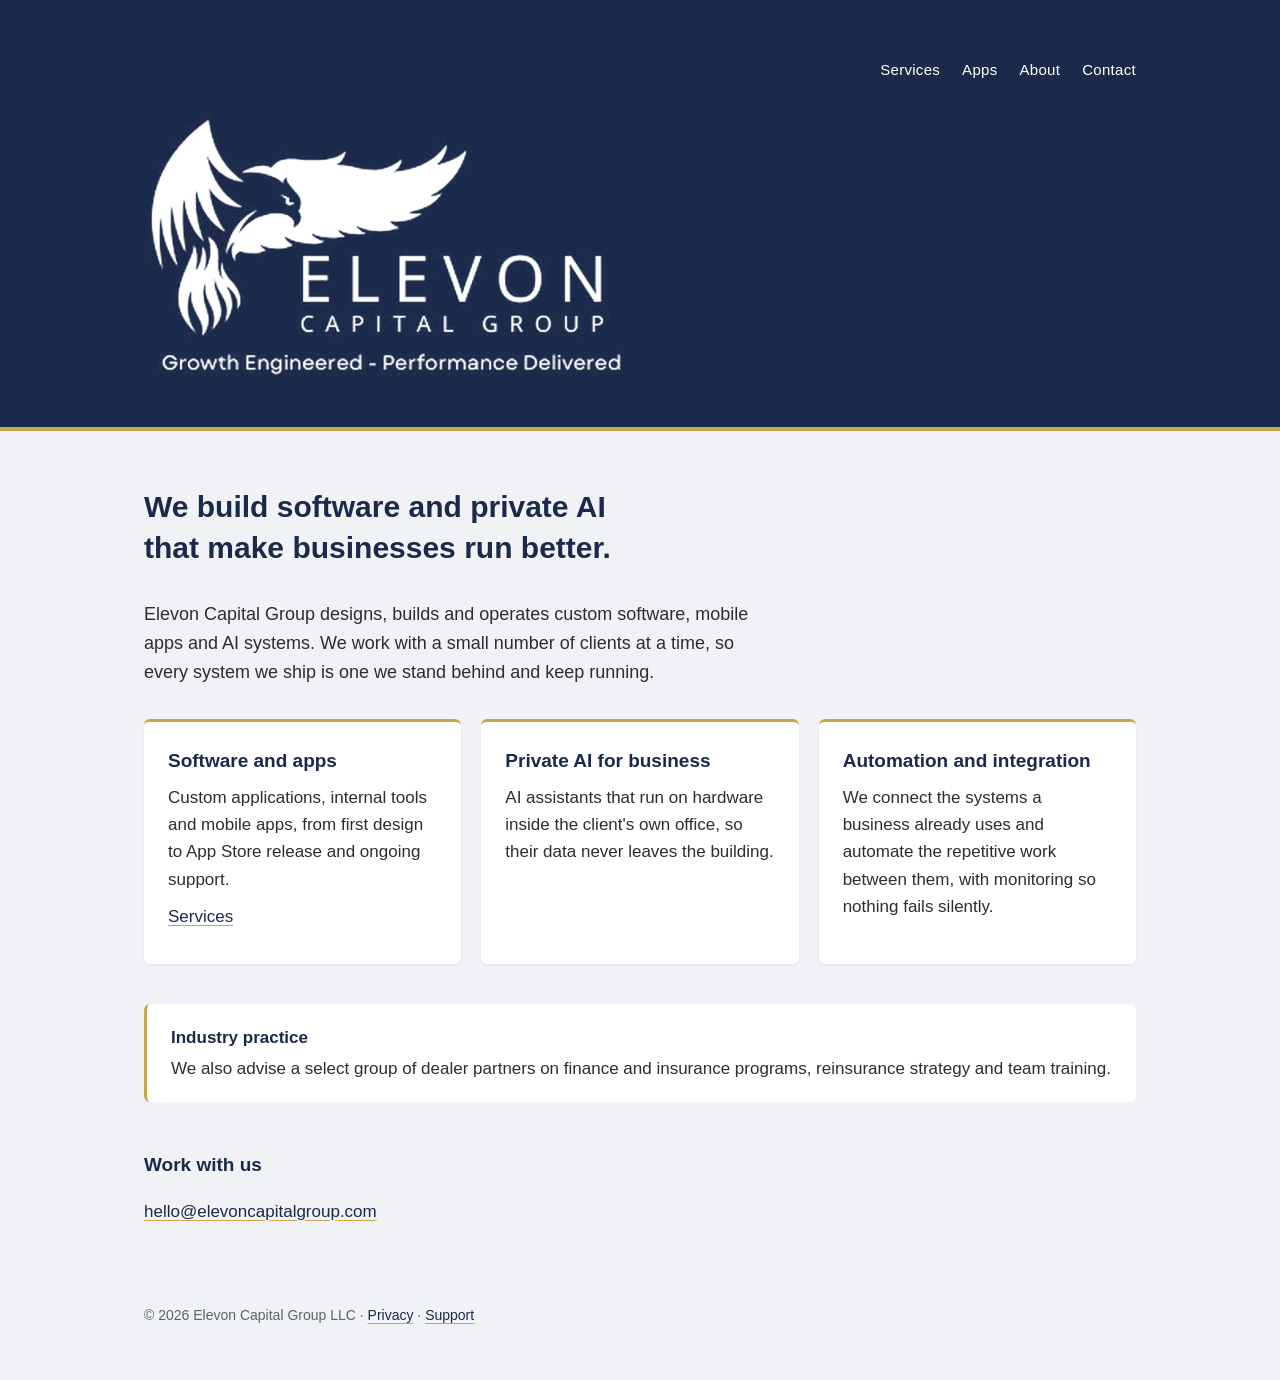
<file: index.html>
<!doctype html>
<html lang="en">
<head>
<meta charset="utf-8">
<meta name="viewport" content="width=device-width, initial-scale=1">
<title>Elevon Capital Group</title>
<meta name="description" content="Elevon Capital Group designs, builds and operates custom software, mobile apps and private AI systems for businesses.">
<link rel="icon" type="image/png" sizes="32x32" href="/assets/icon-32.png">
<link rel="apple-touch-icon" href="/assets/icon-180.png">
<link rel="stylesheet" href="/assets/site.css">
</head>
<body>
<header class="hero"><div class="wrap topbar"><span></span><nav aria-label="Main"><a href="/services">Services</a><a href="/apps">Apps</a><a href="/about">About</a><a href="/contact">Contact</a></nav></div><div class="wrap"><h1 class="logo"><img src="/assets/ecg-logo-white.png" width="600" height="335" alt="Elevon Capital Group. Growth Engineered. Performance Delivered."></h1></div></header>
<main class="wrap">
  <p class="lead">We build software and private AI that make businesses run better.</p>
  <p class="intro">Elevon Capital Group designs, builds and operates custom software, mobile apps and AI systems. We work with a small number of clients at a time, so every system we ship is one we stand behind and keep running.</p>
  <section class="grid" aria-label="What we do">
    <article class="card">
      <h2>Software and apps</h2>
      <p>Custom applications, internal tools and mobile apps, from first design to App Store release and ongoing support.</p>
      <p><a href="/services">Services</a></p>
    </article>
    <article class="card">
      <h2>Private AI for business</h2>
      <p>AI assistants that run on hardware inside the client's own office, so their data never leaves the building.</p>
    </article>
    <article class="card">
      <h2>Automation and integration</h2>
      <p>We connect the systems a business already uses and automate the repetitive work between them, with monitoring so nothing fails silently.</p>
    </article>
  </section>
  <section class="note" aria-label="Industry practice">
    <h2>Industry practice</h2>
    <p>We also advise a select group of dealer partners on finance and insurance programs, reinsurance strategy and team training.</p>
  </section>
  <section class="contact" aria-label="Contact">
    <h2>Work with us</h2>
    <p><a href="mailto:hello@elevoncapitalgroup.com">hello@elevoncapitalgroup.com</a></p>
  </section>
</main>
<footer class="wrap foot">
  <p>&copy; 2026 Elevon Capital Group LLC &middot; <a href="/privacy">Privacy</a> &middot; <a href="/apps#support">Support</a></p>
</footer>
</body>
</html>
</file>
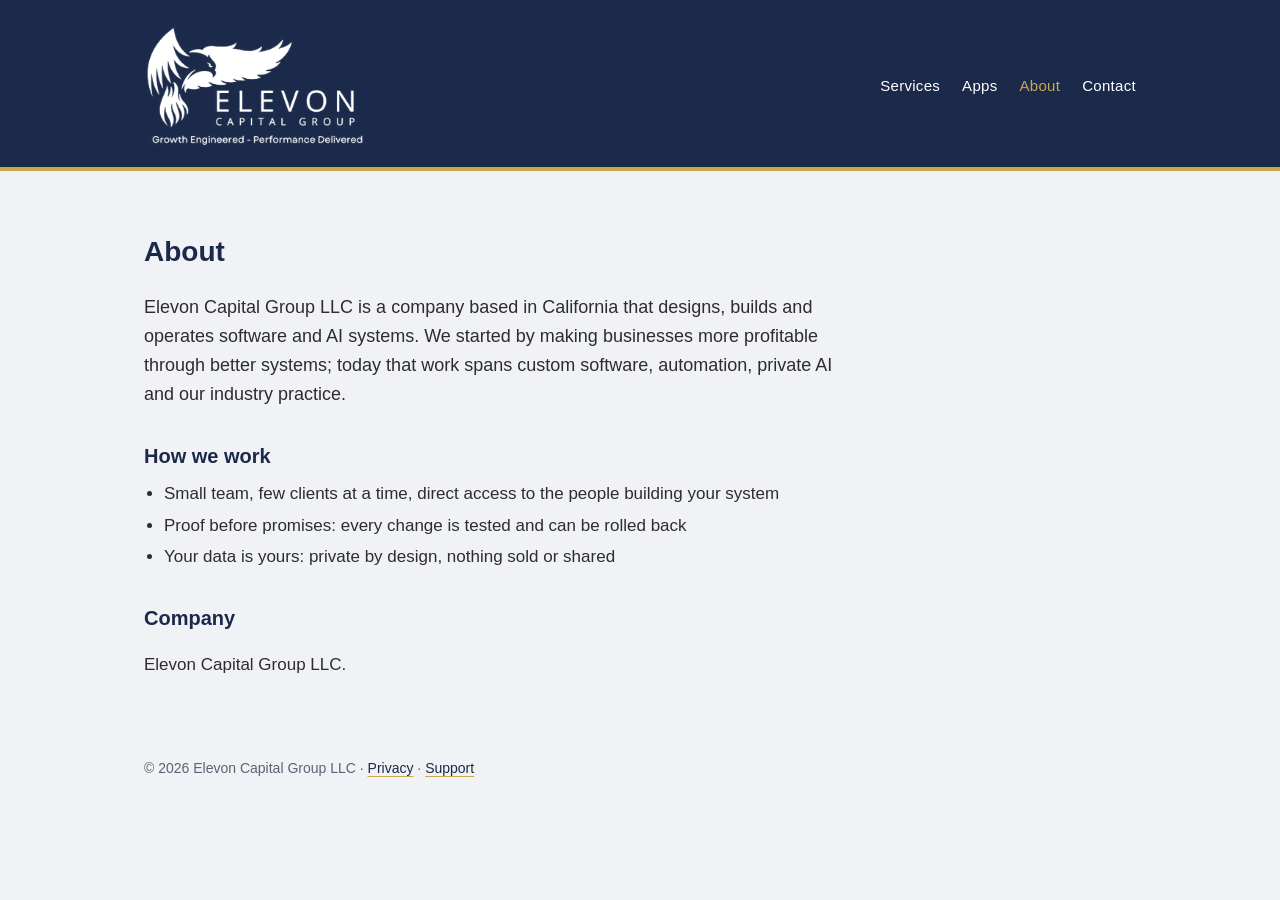
<file: about.html>
<!doctype html>
<html lang="en">
<head>
<meta charset="utf-8">
<meta name="viewport" content="width=device-width, initial-scale=1">
<title>About | Elevon Capital Group</title>
<meta name="description" content="About Elevon Capital Group LLC, a company that designs, builds and operates software and AI systems.">
<link rel="icon" type="image/png" sizes="32x32" href="/assets/icon-32.png">
<link rel="apple-touch-icon" href="/assets/icon-180.png">
<link rel="stylesheet" href="/assets/site.css">
</head>
<body>
<header class="hero hero-small"><div class="wrap topbar"><a href="/" class="logo-link"><img src="/assets/ecg-logo-white.png" width="300" height="168" alt="Elevon Capital Group home"></a><nav aria-label="Main"><a href="/services">Services</a><a href="/apps">Apps</a><a href="/about" aria-current="page">About</a><a href="/contact">Contact</a></nav></div></header>
<main class="wrap prose">
  <h1>About</h1>
  <p class="intro">Elevon Capital Group LLC is a company based in California that designs, builds and operates software and AI systems. We started by making businesses more profitable through better systems; today that work spans custom software, automation, private AI and our industry practice.</p>
  <h2>How we work</h2>
  <ul>
    <li>Small team, few clients at a time, direct access to the people building your system</li>
    <li>Proof before promises: every change is tested and can be rolled back</li>
    <li>Your data is yours: private by design, nothing sold or shared</li>
  </ul>
  <h2>Company</h2>
  <p>Elevon Capital Group LLC.</p>
</main>
<footer class="wrap foot">
  <p>&copy; 2026 Elevon Capital Group LLC &middot; <a href="/privacy">Privacy</a> &middot; <a href="/apps#support">Support</a></p>
</footer>
</body>
</html>
</file>
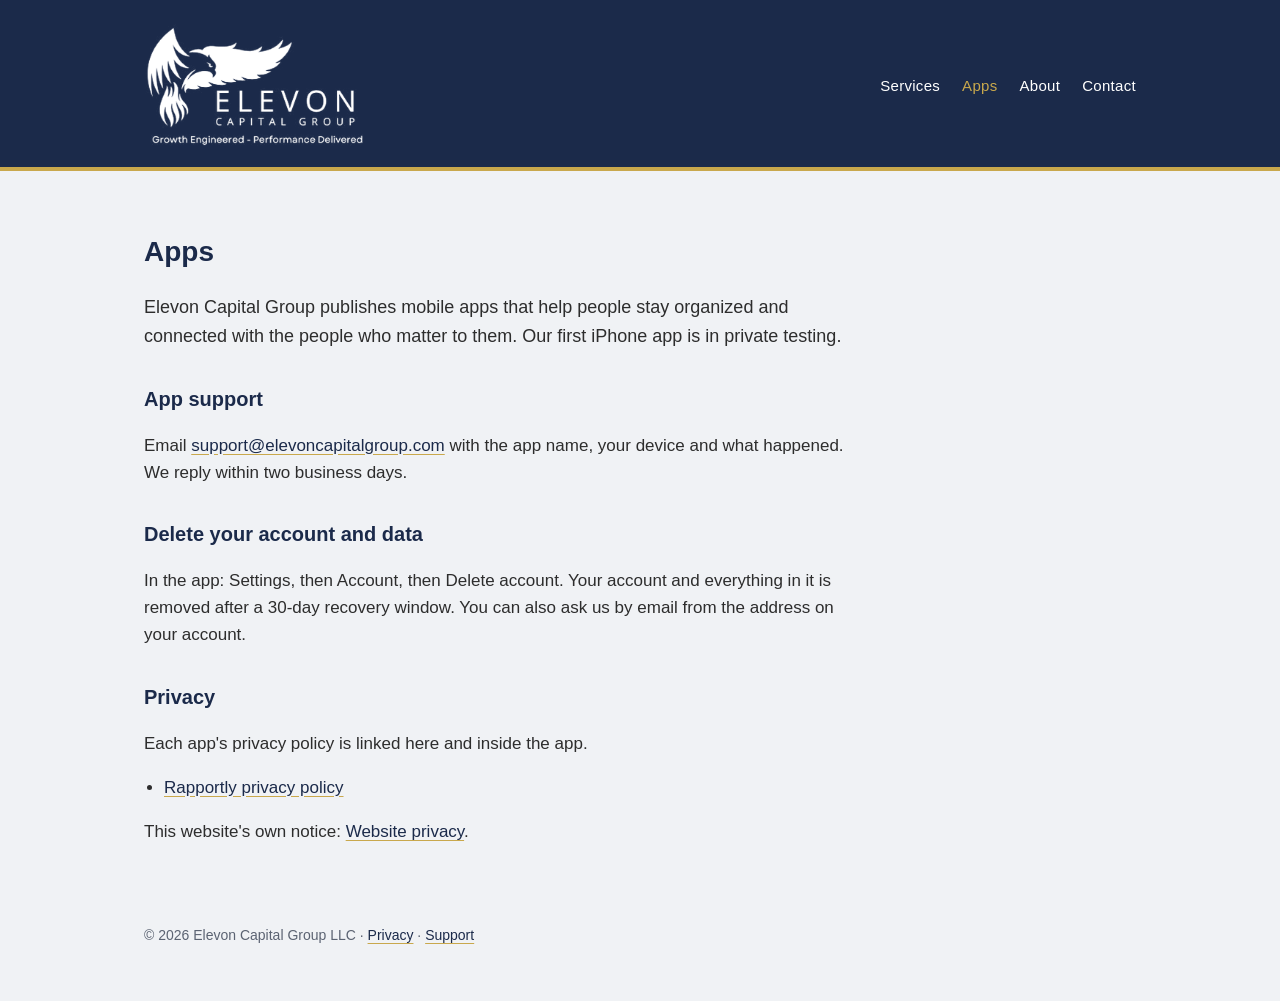
<file: apps.html>
<!doctype html>
<html lang="en">
<head>
<meta charset="utf-8">
<meta name="viewport" content="width=device-width, initial-scale=1">
<title>Apps and support | Elevon Capital Group</title>
<meta name="description" content="Mobile apps published by Elevon Capital Group, app support and how to delete your account.">
<link rel="icon" type="image/png" sizes="32x32" href="/assets/icon-32.png">
<link rel="apple-touch-icon" href="/assets/icon-180.png">
<link rel="stylesheet" href="/assets/site.css">
</head>
<body>
<header class="hero hero-small"><div class="wrap topbar"><a href="/" class="logo-link"><img src="/assets/ecg-logo-white.png" width="300" height="168" alt="Elevon Capital Group home"></a><nav aria-label="Main"><a href="/services">Services</a><a href="/apps" aria-current="page">Apps</a><a href="/about">About</a><a href="/contact">Contact</a></nav></div></header>
<main class="wrap prose">
  <h1>Apps</h1>
  <p class="intro">Elevon Capital Group publishes mobile apps that help people stay organized and connected with the people who matter to them. Our first iPhone app is in private testing.</p>
  <h2 id="support">App support</h2>
  <p>Email <a href="mailto:support@elevoncapitalgroup.com">support@elevoncapitalgroup.com</a> with the app name, your device and what happened. We reply within two business days.</p>
  <h2 id="delete-account">Delete your account and data</h2>
  <p>In the app: Settings, then Account, then Delete account. Your account and everything in it is removed after a 30-day recovery window. You can also ask us by email from the address on your account.</p>
  <h2>Privacy</h2>
  <p>Each app's privacy policy is linked here and inside the app.</p>
  <ul>
    <li><a href="/rapportly-privacy">Rapportly privacy policy</a></li>
  </ul>
  <p>This website's own notice: <a href="/privacy">Website privacy</a>.</p>
</main>
<footer class="wrap foot">
  <p>&copy; 2026 Elevon Capital Group LLC &middot; <a href="/privacy">Privacy</a> &middot; <a href="/apps#support">Support</a></p>
</footer>
</body>
</html>
</file>
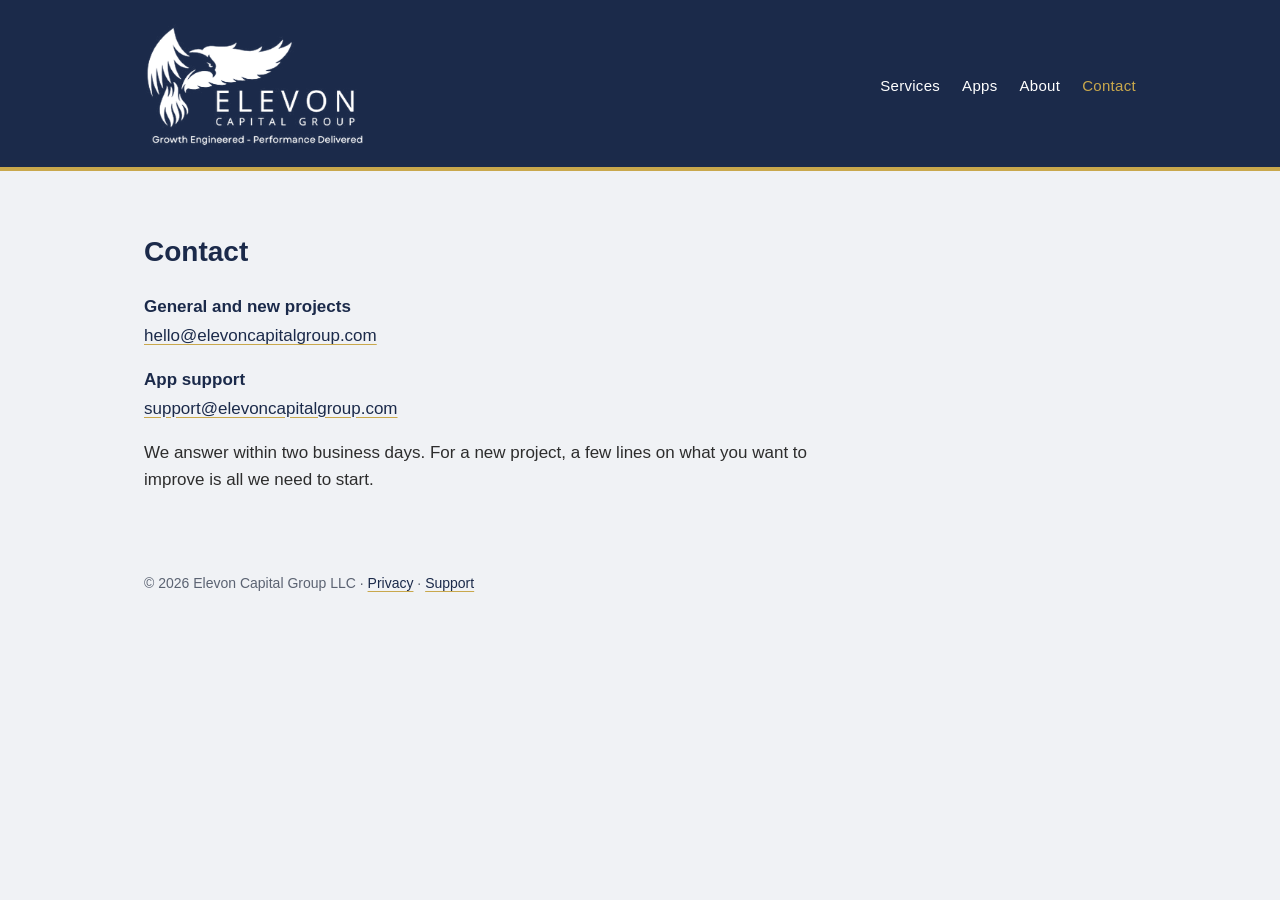
<file: contact.html>
<!doctype html>
<html lang="en">
<head>
<meta charset="utf-8">
<meta name="viewport" content="width=device-width, initial-scale=1">
<title>Contact | Elevon Capital Group</title>
<meta name="description" content="Contact Elevon Capital Group about a new project or app support.">
<link rel="icon" type="image/png" sizes="32x32" href="/assets/icon-32.png">
<link rel="apple-touch-icon" href="/assets/icon-180.png">
<link rel="stylesheet" href="/assets/site.css">
</head>
<body>
<header class="hero hero-small"><div class="wrap topbar"><a href="/" class="logo-link"><img src="/assets/ecg-logo-white.png" width="300" height="168" alt="Elevon Capital Group home"></a><nav aria-label="Main"><a href="/services">Services</a><a href="/apps">Apps</a><a href="/about">About</a><a href="/contact" aria-current="page">Contact</a></nav></div></header>
<main class="wrap prose">
  <h1>Contact</h1>
  <dl class="contacts">
    <dt>General and new projects</dt><dd><a href="mailto:hello@elevoncapitalgroup.com">hello@elevoncapitalgroup.com</a></dd>
    <dt>App support</dt><dd><a href="mailto:support@elevoncapitalgroup.com">support@elevoncapitalgroup.com</a></dd>
  </dl>
  <p>We answer within two business days. For a new project, a few lines on what you want to improve is all we need to start.</p>
</main>
<footer class="wrap foot">
  <p>&copy; 2026 Elevon Capital Group LLC &middot; <a href="/privacy">Privacy</a> &middot; <a href="/apps#support">Support</a></p>
</footer>
</body>
</html>
</file>
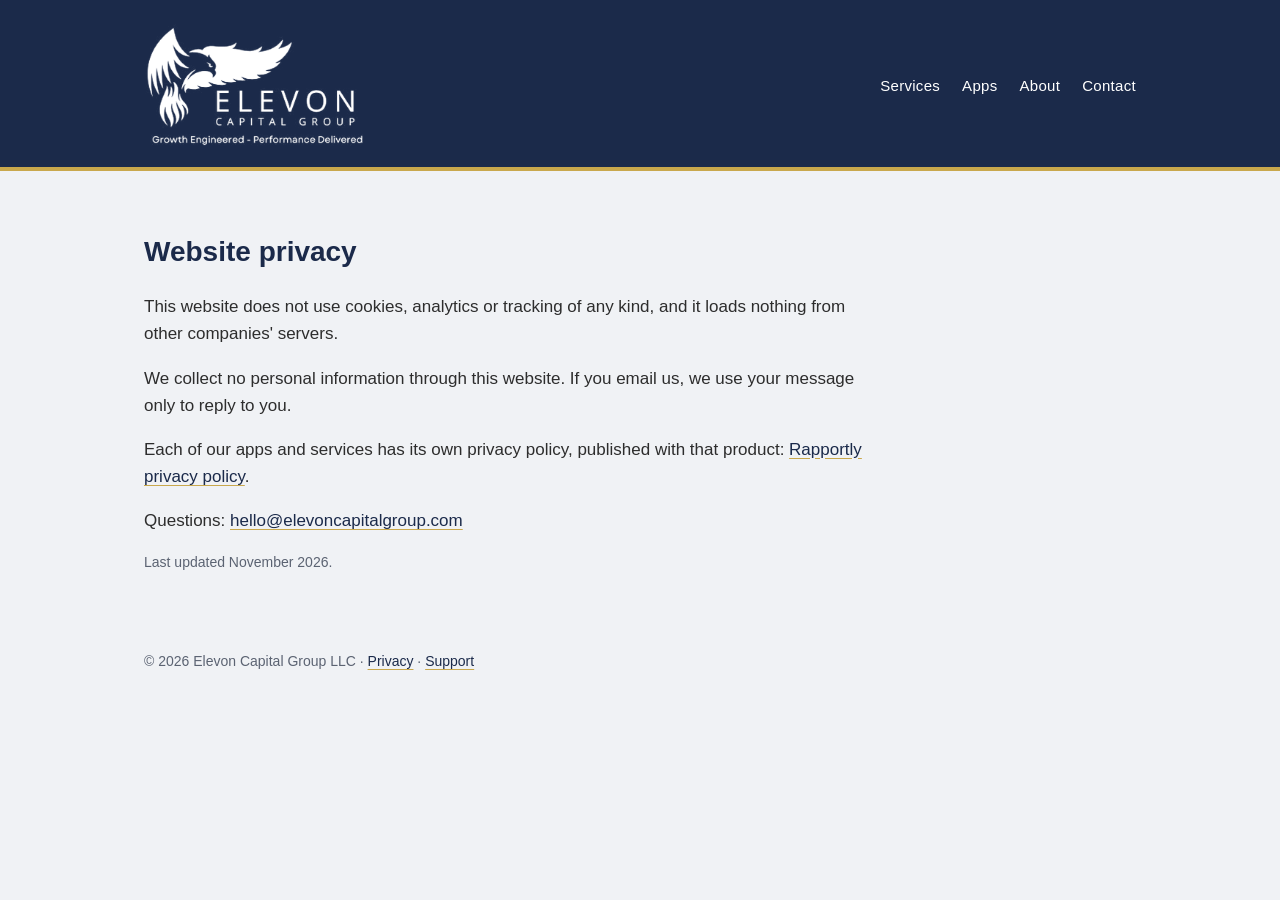
<file: privacy.html>
<!doctype html>
<html lang="en">
<head>
<meta charset="utf-8">
<meta name="viewport" content="width=device-width, initial-scale=1">
<title>Privacy | Elevon Capital Group</title>
<meta name="description" content="Privacy notice for the Elevon Capital Group website.">
<link rel="icon" type="image/png" sizes="32x32" href="/assets/icon-32.png">
<link rel="apple-touch-icon" href="/assets/icon-180.png">
<link rel="stylesheet" href="/assets/site.css">
</head>
<body>
<header class="hero hero-small"><div class="wrap topbar"><a href="/" class="logo-link"><img src="/assets/ecg-logo-white.png" width="300" height="168" alt="Elevon Capital Group home"></a><nav aria-label="Main"><a href="/services">Services</a><a href="/apps">Apps</a><a href="/about">About</a><a href="/contact">Contact</a></nav></div></header>
<main class="wrap prose">
  <h1>Website privacy</h1>
  <p>This website does not use cookies, analytics or tracking of any kind, and it loads nothing from other companies' servers.</p>
  <p>We collect no personal information through this website. If you email us, we use your message only to reply to you.</p>
  <p>Each of our apps and services has its own privacy policy, published with that product: <a href="/rapportly-privacy">Rapportly privacy policy</a>.</p>
  <p>Questions: <a href="mailto:hello@elevoncapitalgroup.com">hello@elevoncapitalgroup.com</a></p>
  <p class="muted">Last updated November 2026.</p>
</main>
<footer class="wrap foot">
  <p>&copy; 2026 Elevon Capital Group LLC &middot; <a href="/privacy">Privacy</a> &middot; <a href="/apps#support">Support</a></p>
</footer>
</body>
</html>
</file>
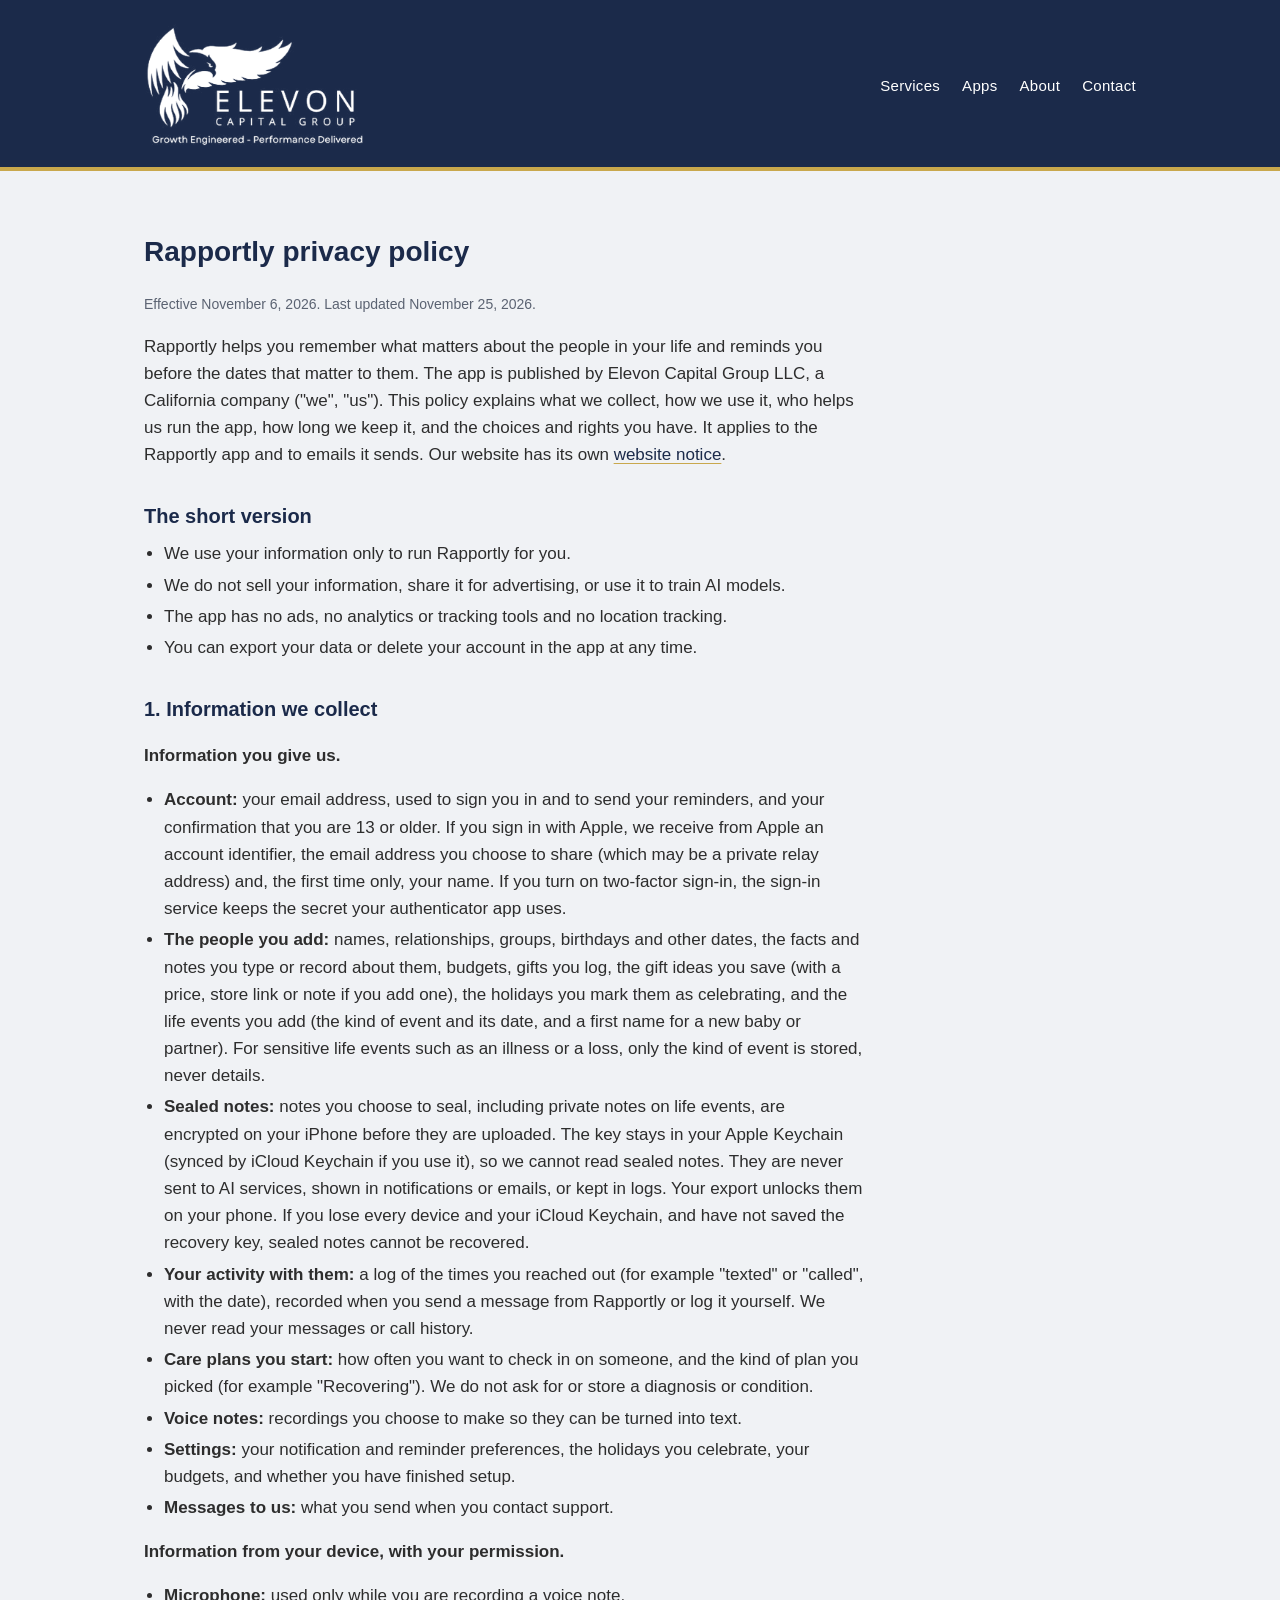
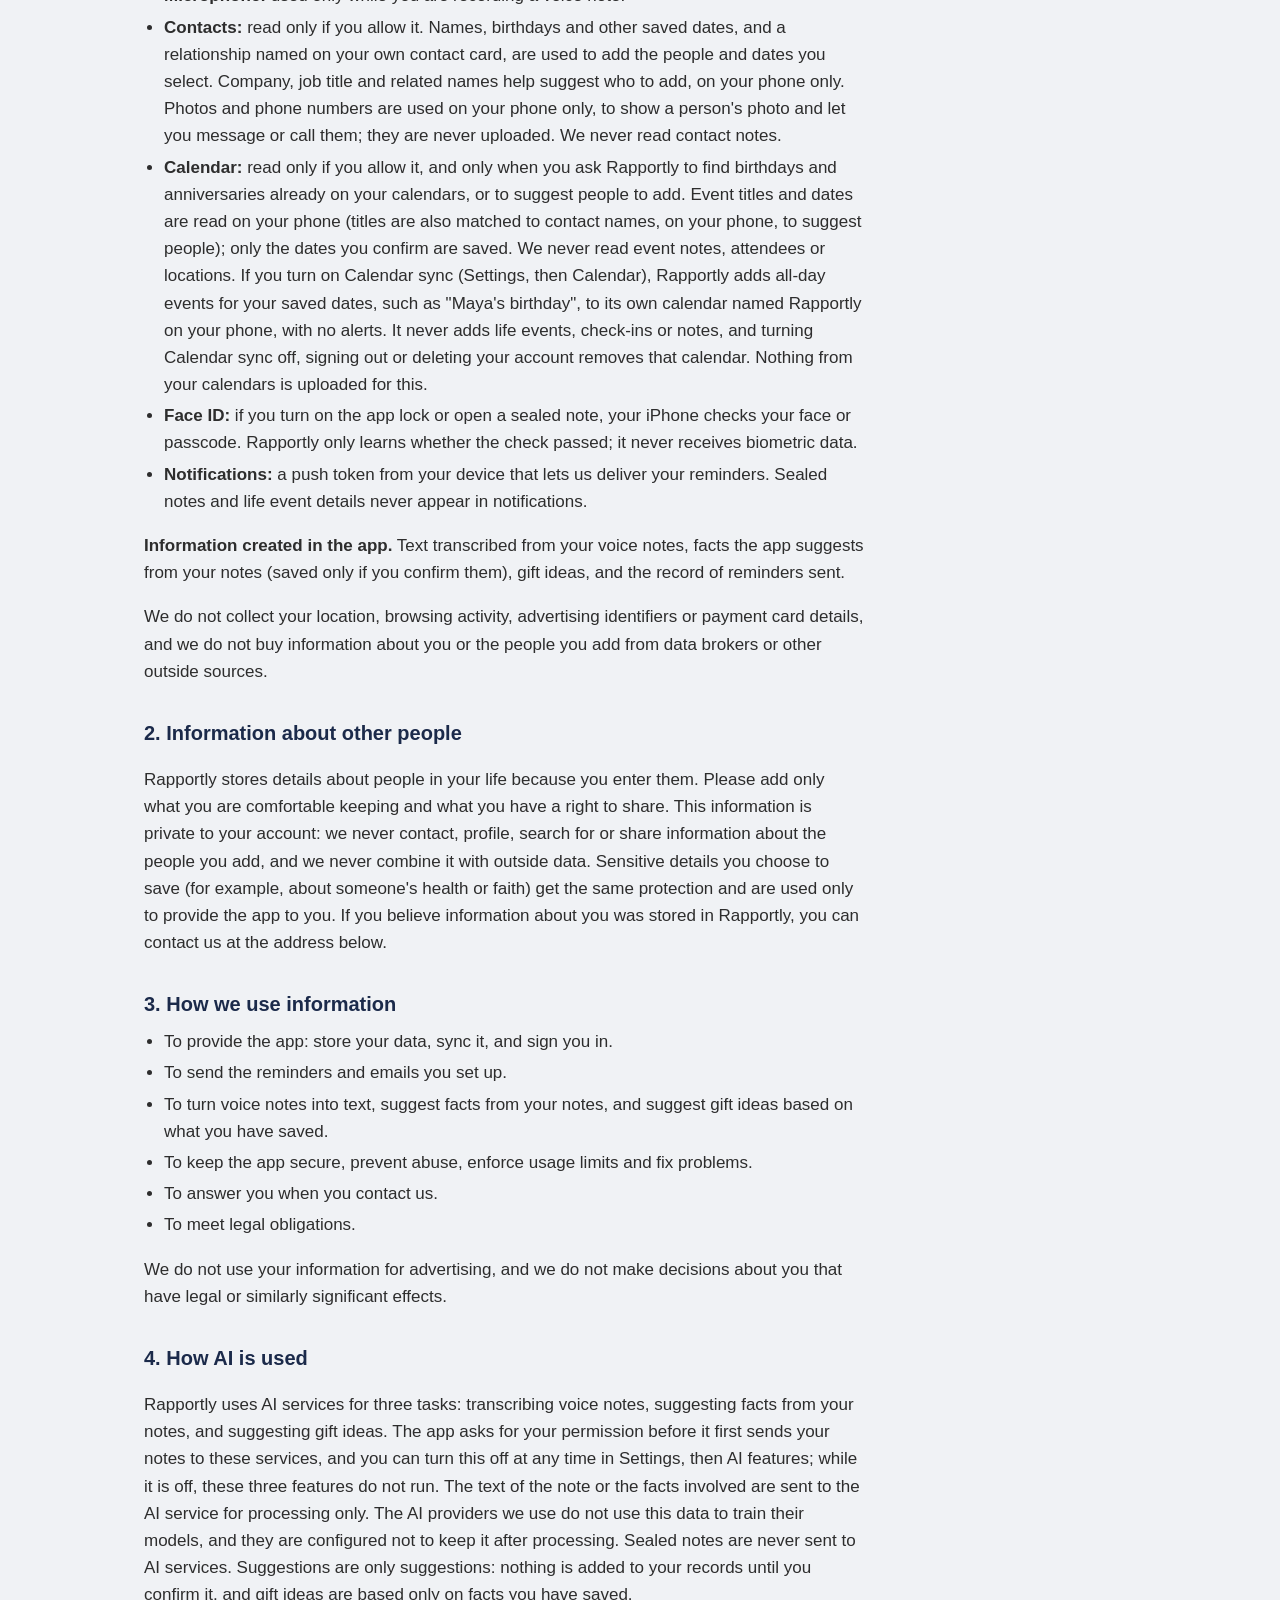
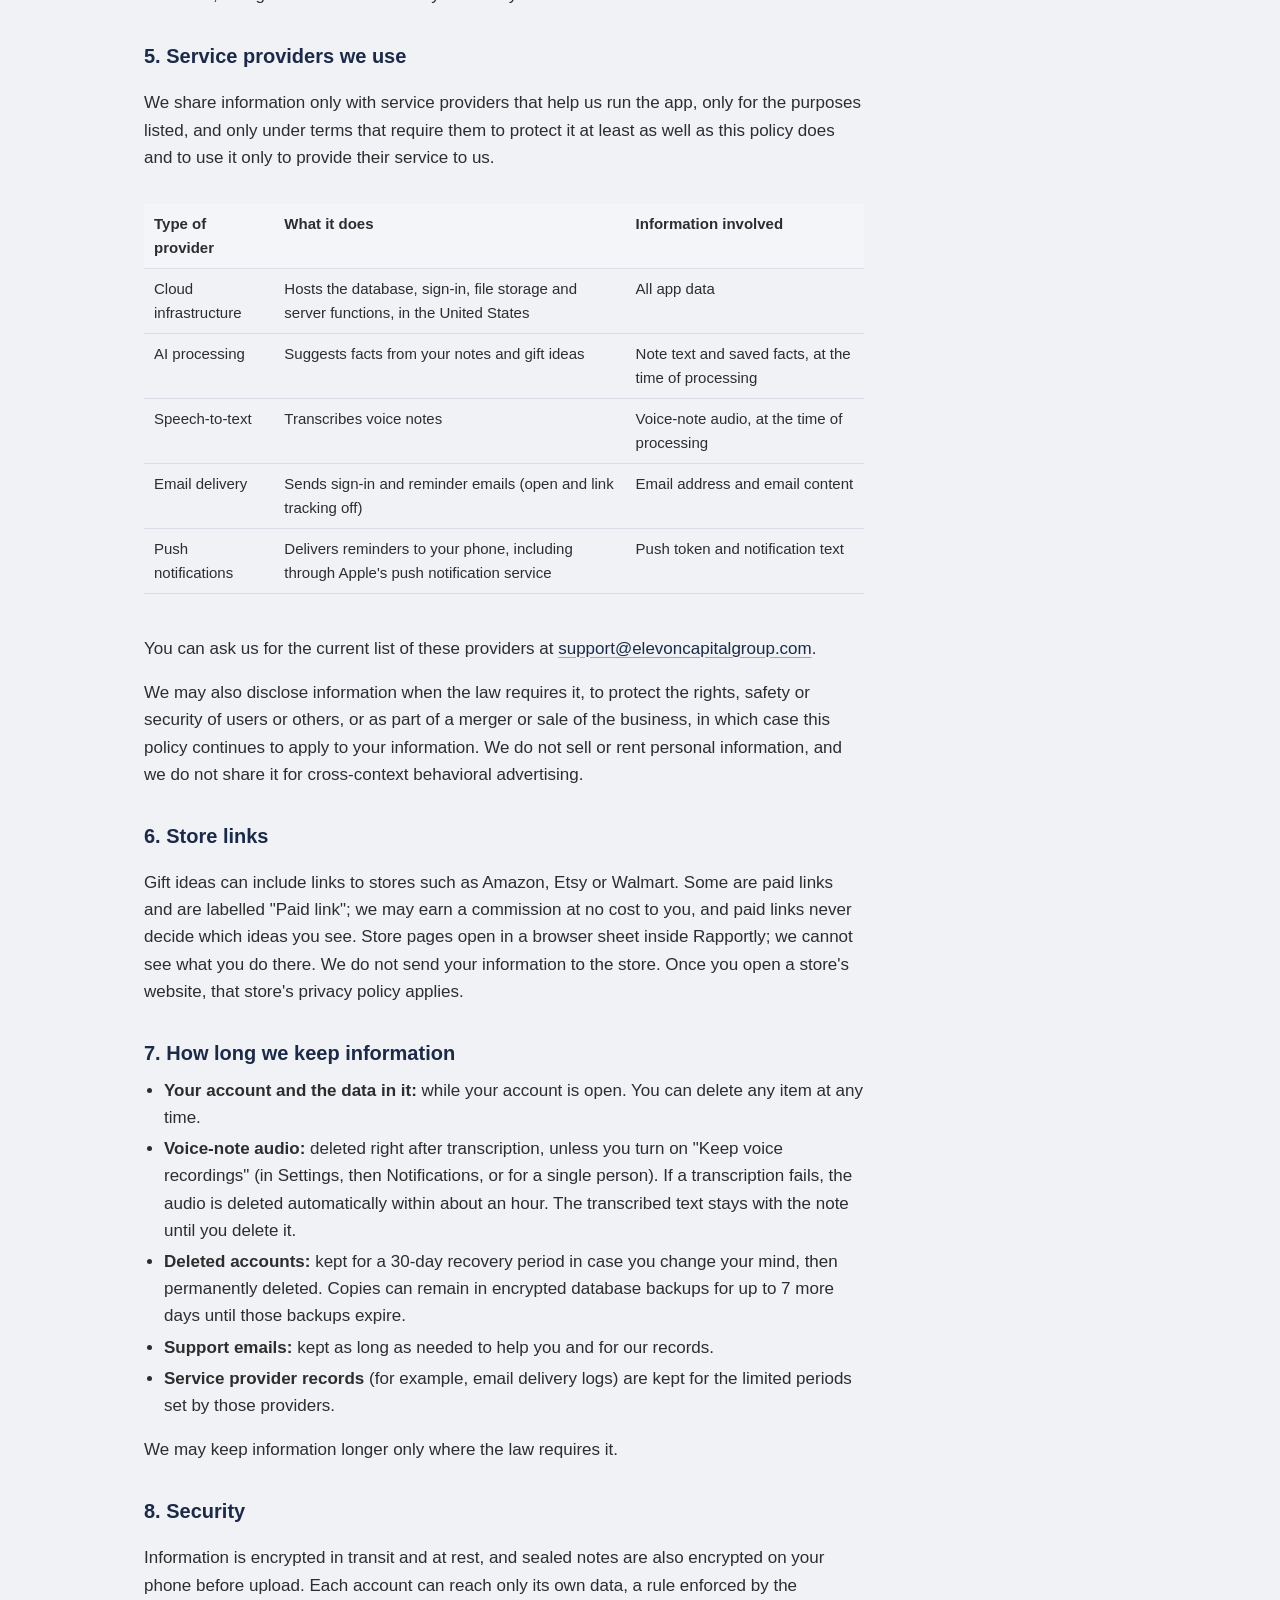
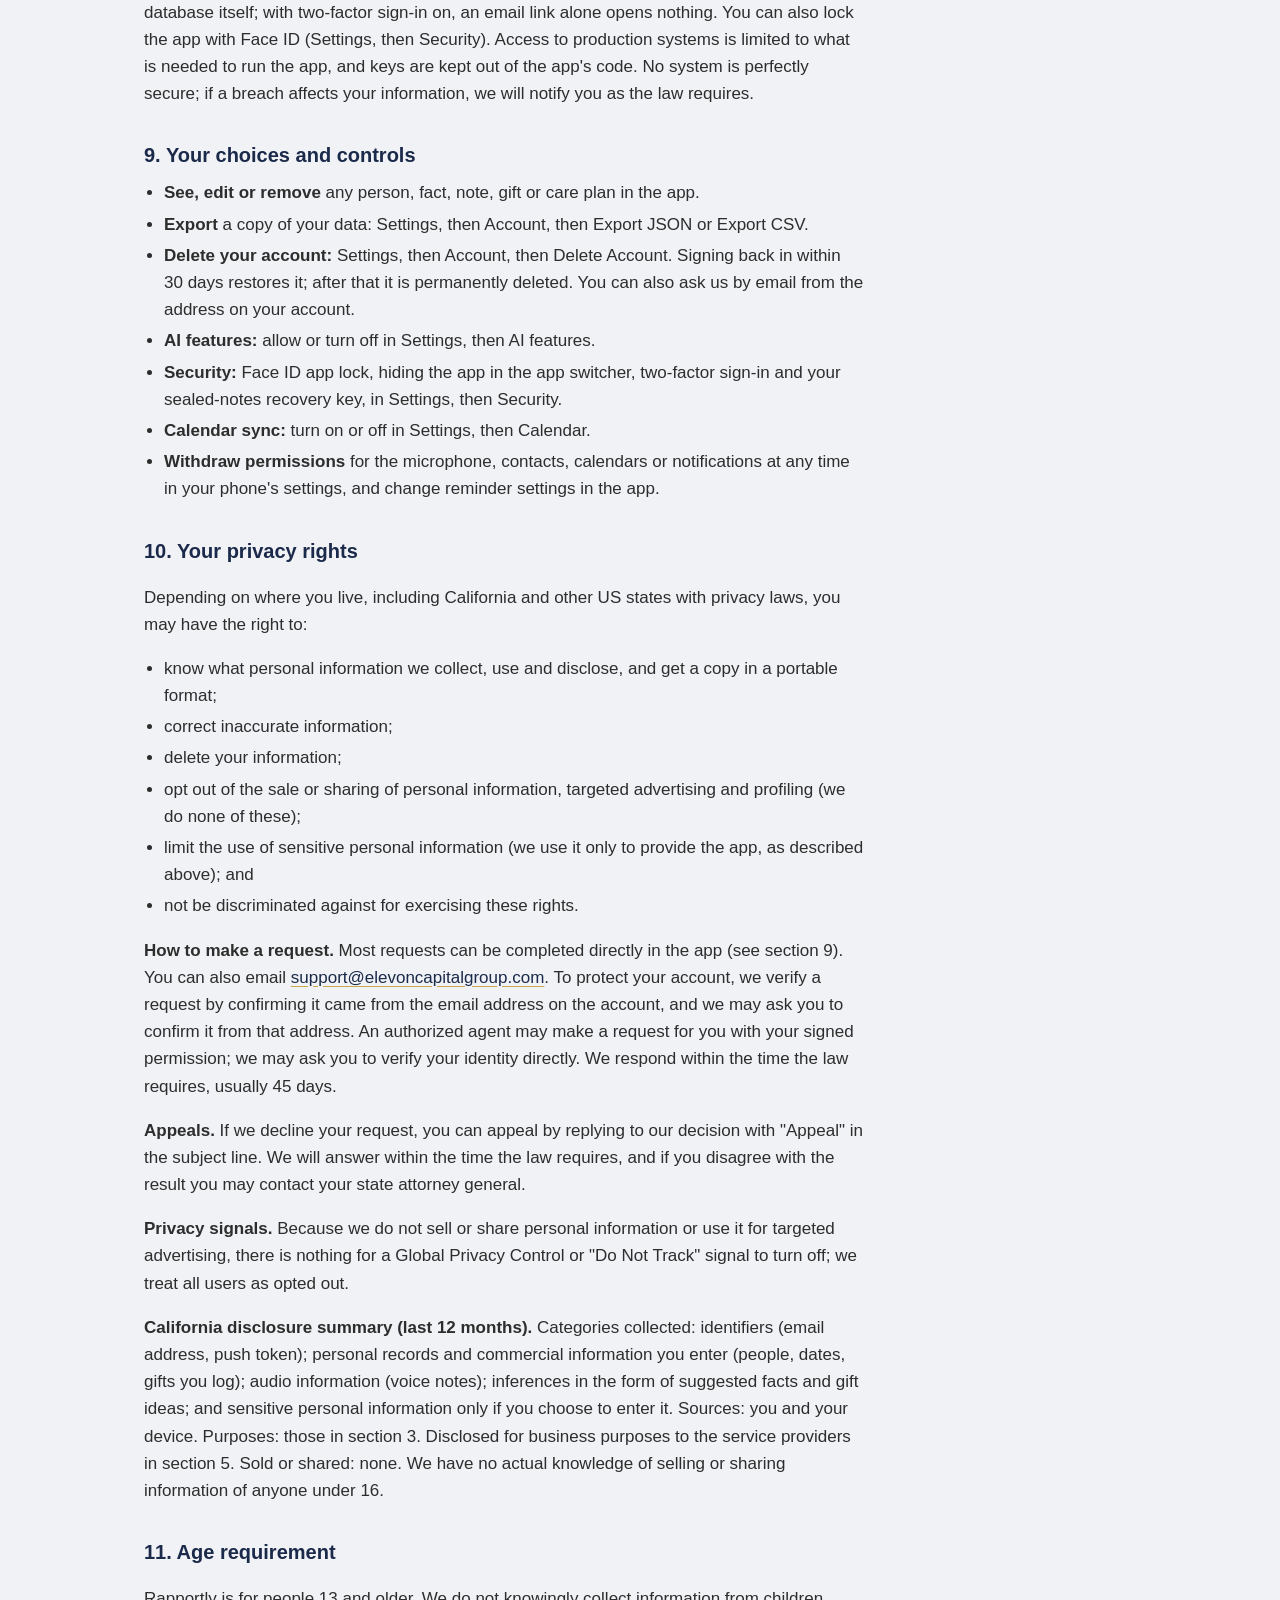
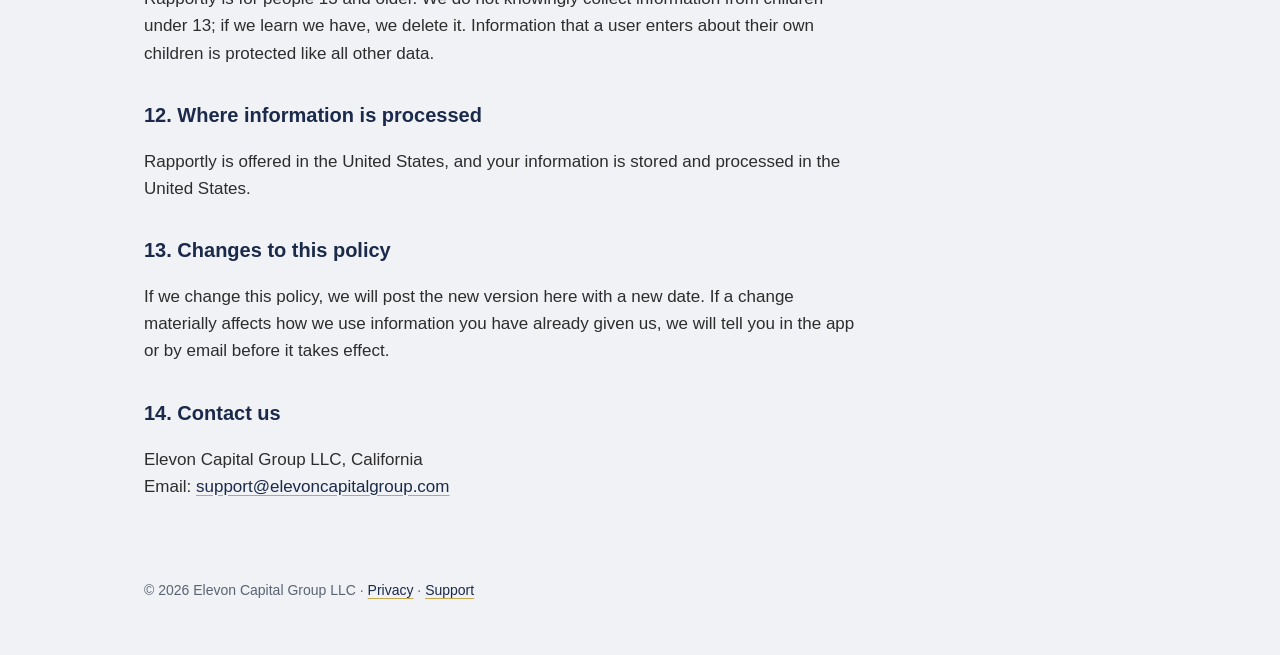
<file: rapportly-privacy.html>
<!doctype html>
<html lang="en">
<head>
<meta charset="utf-8">
<meta name="viewport" content="width=device-width, initial-scale=1">
<title>Rapportly privacy policy | Elevon Capital Group</title>
<meta name="description" content="How the Rapportly app collects, uses, protects and deletes your information.">
<link rel="icon" type="image/png" sizes="32x32" href="/assets/icon-32.png">
<link rel="apple-touch-icon" href="/assets/icon-180.png">
<link rel="stylesheet" href="/assets/site.css">
<style>
  .prose table { width:100%; border-collapse:collapse; margin:16px 0 24px; font-size:15px; }
  .prose th, .prose td { text-align:left; vertical-align:top; padding:8px 10px; border-bottom:1px solid #d9dee7; }
  .prose th { background:#f3f5f9; }
  .prose .scroll { overflow-x:auto; }
</style>
</head>
<body>
<header class="hero hero-small"><div class="wrap topbar"><a href="/" class="logo-link"><img src="/assets/ecg-logo-white.png" width="300" height="168" alt="Elevon Capital Group home"></a><nav aria-label="Main"><a href="/services">Services</a><a href="/apps">Apps</a><a href="/about">About</a><a href="/contact">Contact</a></nav></div></header>
<main class="wrap prose">
  <h1>Rapportly privacy policy</h1>
  <p class="muted">Effective November 6, 2026. Last updated November 25, 2026.</p>
  <p>Rapportly helps you remember what matters about the people in your life and reminds you before the dates that matter to them. The app is published by Elevon Capital Group LLC, a California company ("we", "us"). This policy explains what we collect, how we use it, who helps us run the app, how long we keep it, and the choices and rights you have. It applies to the Rapportly app and to emails it sends. Our website has its own <a href="/privacy">website notice</a>.</p>

  <h2>The short version</h2>
  <ul>
    <li>We use your information only to run Rapportly for you.</li>
    <li>We do not sell your information, share it for advertising, or use it to train AI models.</li>
    <li>The app has no ads, no analytics or tracking tools and no location tracking.</li>
    <li>You can export your data or delete your account in the app at any time.</li>
  </ul>

  <h2>1. Information we collect</h2>
  <p><strong>Information you give us.</strong></p>
  <ul>
    <li><strong>Account:</strong> your email address, used to sign you in and to send your reminders, and your confirmation that you are 13 or older. If you sign in with Apple, we receive from Apple an account identifier, the email address you choose to share (which may be a private relay address) and, the first time only, your name. If you turn on two-factor sign-in, the sign-in service keeps the secret your authenticator app uses.</li>
    <li><strong>The people you add:</strong> names, relationships, groups, birthdays and other dates, the facts and notes you type or record about them, budgets, gifts you log, the gift ideas you save (with a price, store link or note if you add one), the holidays you mark them as celebrating, and the life events you add (the kind of event and its date, and a first name for a new baby or partner). For sensitive life events such as an illness or a loss, only the kind of event is stored, never details.</li>
    <li><strong>Sealed notes:</strong> notes you choose to seal, including private notes on life events, are encrypted on your iPhone before they are uploaded. The key stays in your Apple Keychain (synced by iCloud Keychain if you use it), so we cannot read sealed notes. They are never sent to AI services, shown in notifications or emails, or kept in logs. Your export unlocks them on your phone. If you lose every device and your iCloud Keychain, and have not saved the recovery key, sealed notes cannot be recovered.</li>
    <li><strong>Your activity with them:</strong> a log of the times you reached out (for example "texted" or "called", with the date), recorded when you send a message from Rapportly or log it yourself. We never read your messages or call history.</li>
    <li><strong>Care plans you start:</strong> how often you want to check in on someone, and the kind of plan you picked (for example "Recovering"). We do not ask for or store a diagnosis or condition.</li>
    <li><strong>Voice notes:</strong> recordings you choose to make so they can be turned into text.</li>
    <li><strong>Settings:</strong> your notification and reminder preferences, the holidays you celebrate, your budgets, and whether you have finished setup.</li>
    <li><strong>Messages to us:</strong> what you send when you contact support.</li>
  </ul>
  <p><strong>Information from your device, with your permission.</strong></p>
  <ul>
    <li><strong>Microphone:</strong> used only while you are recording a voice note.</li>
    <li><strong>Contacts:</strong> read only if you allow it. Names, birthdays and other saved dates, and a relationship named on your own contact card, are used to add the people and dates you select. Company, job title and related names help suggest who to add, on your phone only. Photos and phone numbers are used on your phone only, to show a person's photo and let you message or call them; they are never uploaded. We never read contact notes.</li>
    <li><strong>Calendar:</strong> read only if you allow it, and only when you ask Rapportly to find birthdays and anniversaries already on your calendars, or to suggest people to add. Event titles and dates are read on your phone (titles are also matched to contact names, on your phone, to suggest people); only the dates you confirm are saved. We never read event notes, attendees or locations. If you turn on Calendar sync (Settings, then Calendar), Rapportly adds all-day events for your saved dates, such as "Maya's birthday", to its own calendar named Rapportly on your phone, with no alerts. It never adds life events, check-ins or notes, and turning Calendar sync off, signing out or deleting your account removes that calendar. Nothing from your calendars is uploaded for this.</li>
    <li><strong>Face ID:</strong> if you turn on the app lock or open a sealed note, your iPhone checks your face or passcode. Rapportly only learns whether the check passed; it never receives biometric data.</li>
    <li><strong>Notifications:</strong> a push token from your device that lets us deliver your reminders. Sealed notes and life event details never appear in notifications.</li>
  </ul>
  <p><strong>Information created in the app.</strong> Text transcribed from your voice notes, facts the app suggests from your notes (saved only if you confirm them), gift ideas, and the record of reminders sent.</p>
  <p>We do not collect your location, browsing activity, advertising identifiers or payment card details, and we do not buy information about you or the people you add from data brokers or other outside sources.</p>

  <h2>2. Information about other people</h2>
  <p>Rapportly stores details about people in your life because you enter them. Please add only what you are comfortable keeping and what you have a right to share. This information is private to your account: we never contact, profile, search for or share information about the people you add, and we never combine it with outside data. Sensitive details you choose to save (for example, about someone's health or faith) get the same protection and are used only to provide the app to you. If you believe information about you was stored in Rapportly, you can contact us at the address below.</p>

  <h2>3. How we use information</h2>
  <ul>
    <li>To provide the app: store your data, sync it, and sign you in.</li>
    <li>To send the reminders and emails you set up.</li>
    <li>To turn voice notes into text, suggest facts from your notes, and suggest gift ideas based on what you have saved.</li>
    <li>To keep the app secure, prevent abuse, enforce usage limits and fix problems.</li>
    <li>To answer you when you contact us.</li>
    <li>To meet legal obligations.</li>
  </ul>
  <p>We do not use your information for advertising, and we do not make decisions about you that have legal or similarly significant effects.</p>

  <h2>4. How AI is used</h2>
  <p>Rapportly uses AI services for three tasks: transcribing voice notes, suggesting facts from your notes, and suggesting gift ideas. The app asks for your permission before it first sends your notes to these services, and you can turn this off at any time in Settings, then AI features; while it is off, these three features do not run. The text of the note or the facts involved are sent to the AI service for processing only. The AI providers we use do not use this data to train their models, and they are configured not to keep it after processing. Sealed notes are never sent to AI services. Suggestions are only suggestions: nothing is added to your records until you confirm it, and gift ideas are based only on facts you have saved.</p>

  <h2>5. Service providers we use</h2>
  <p>We share information only with service providers that help us run the app, only for the purposes listed, and only under terms that require them to protect it at least as well as this policy does and to use it only to provide their service to us.</p>
  <div class="scroll"><table>
    <tr><th>Type of provider</th><th>What it does</th><th>Information involved</th></tr>
    <tr><td>Cloud infrastructure</td><td>Hosts the database, sign-in, file storage and server functions, in the United States</td><td>All app data</td></tr>
    <tr><td>AI processing</td><td>Suggests facts from your notes and gift ideas</td><td>Note text and saved facts, at the time of processing</td></tr>
    <tr><td>Speech-to-text</td><td>Transcribes voice notes</td><td>Voice-note audio, at the time of processing</td></tr>
    <tr><td>Email delivery</td><td>Sends sign-in and reminder emails (open and link tracking off)</td><td>Email address and email content</td></tr>
    <tr><td>Push notifications</td><td>Delivers reminders to your phone, including through Apple's push notification service</td><td>Push token and notification text</td></tr>
  </table></div>
  <p>You can ask us for the current list of these providers at <a href="mailto:support@elevoncapitalgroup.com">support@elevoncapitalgroup.com</a>.</p>
  <p>We may also disclose information when the law requires it, to protect the rights, safety or security of users or others, or as part of a merger or sale of the business, in which case this policy continues to apply to your information. We do not sell or rent personal information, and we do not share it for cross-context behavioral advertising.</p>

  <h2>6. Store links</h2>
  <p>Gift ideas can include links to stores such as Amazon, Etsy or Walmart. Some are paid links and are labelled "Paid link"; we may earn a commission at no cost to you, and paid links never decide which ideas you see. Store pages open in a browser sheet inside Rapportly; we cannot see what you do there. We do not send your information to the store. Once you open a store's website, that store's privacy policy applies.</p>

  <h2>7. How long we keep information</h2>
  <ul>
    <li><strong>Your account and the data in it:</strong> while your account is open. You can delete any item at any time.</li>
    <li><strong>Voice-note audio:</strong> deleted right after transcription, unless you turn on "Keep voice recordings" (in Settings, then Notifications, or for a single person). If a transcription fails, the audio is deleted automatically within about an hour. The transcribed text stays with the note until you delete it.</li>
    <li><strong>Deleted accounts:</strong> kept for a 30-day recovery period in case you change your mind, then permanently deleted. Copies can remain in encrypted database backups for up to 7 more days until those backups expire.</li>
    <li><strong>Support emails:</strong> kept as long as needed to help you and for our records.</li>
    <li><strong>Service provider records</strong> (for example, email delivery logs) are kept for the limited periods set by those providers.</li>
  </ul>
  <p>We may keep information longer only where the law requires it.</p>

  <h2>8. Security</h2>
  <p>Information is encrypted in transit and at rest, and sealed notes are also encrypted on your phone before upload. Each account can reach only its own data, a rule enforced by the database itself; with two-factor sign-in on, an email link alone opens nothing. You can also lock the app with Face ID (Settings, then Security). Access to production systems is limited to what is needed to run the app, and keys are kept out of the app's code. No system is perfectly secure; if a breach affects your information, we will notify you as the law requires.</p>

  <h2>9. Your choices and controls</h2>
  <ul>
    <li><strong>See, edit or remove</strong> any person, fact, note, gift or care plan in the app.</li>
    <li><strong>Export</strong> a copy of your data: Settings, then Account, then Export JSON or Export CSV.</li>
    <li><strong>Delete your account:</strong> Settings, then Account, then Delete Account. Signing back in within 30 days restores it; after that it is permanently deleted. You can also ask us by email from the address on your account.</li>
    <li><strong>AI features:</strong> allow or turn off in Settings, then AI features.</li>
    <li><strong>Security:</strong> Face ID app lock, hiding the app in the app switcher, two-factor sign-in and your sealed-notes recovery key, in Settings, then Security.</li>
    <li><strong>Calendar sync:</strong> turn on or off in Settings, then Calendar.</li>
    <li><strong>Withdraw permissions</strong> for the microphone, contacts, calendars or notifications at any time in your phone's settings, and change reminder settings in the app.</li>
  </ul>

  <h2>10. Your privacy rights</h2>
  <p>Depending on where you live, including California and other US states with privacy laws, you may have the right to:</p>
  <ul>
    <li>know what personal information we collect, use and disclose, and get a copy in a portable format;</li>
    <li>correct inaccurate information;</li>
    <li>delete your information;</li>
    <li>opt out of the sale or sharing of personal information, targeted advertising and profiling (we do none of these);</li>
    <li>limit the use of sensitive personal information (we use it only to provide the app, as described above); and</li>
    <li>not be discriminated against for exercising these rights.</li>
  </ul>
  <p><strong>How to make a request.</strong> Most requests can be completed directly in the app (see section 9). You can also email <a href="mailto:support@elevoncapitalgroup.com">support@elevoncapitalgroup.com</a>. To protect your account, we verify a request by confirming it came from the email address on the account, and we may ask you to confirm it from that address. An authorized agent may make a request for you with your signed permission; we may ask you to verify your identity directly. We respond within the time the law requires, usually 45 days.</p>
  <p><strong>Appeals.</strong> If we decline your request, you can appeal by replying to our decision with "Appeal" in the subject line. We will answer within the time the law requires, and if you disagree with the result you may contact your state attorney general.</p>
  <p><strong>Privacy signals.</strong> Because we do not sell or share personal information or use it for targeted advertising, there is nothing for a Global Privacy Control or "Do Not Track" signal to turn off; we treat all users as opted out.</p>
  <p><strong>California disclosure summary (last 12 months).</strong> Categories collected: identifiers (email address, push token); personal records and commercial information you enter (people, dates, gifts you log); audio information (voice notes); inferences in the form of suggested facts and gift ideas; and sensitive personal information only if you choose to enter it. Sources: you and your device. Purposes: those in section 3. Disclosed for business purposes to the service providers in section 5. Sold or shared: none. We have no actual knowledge of selling or sharing information of anyone under 16.</p>

  <h2>11. Age requirement</h2>
  <p>Rapportly is for people 13 and older. We do not knowingly collect information from children under 13; if we learn we have, we delete it. Information that a user enters about their own children is protected like all other data.</p>

  <h2>12. Where information is processed</h2>
  <p>Rapportly is offered in the United States, and your information is stored and processed in the United States.</p>

  <h2>13. Changes to this policy</h2>
  <p>If we change this policy, we will post the new version here with a new date. If a change materially affects how we use information you have already given us, we will tell you in the app or by email before it takes effect.</p>

  <h2>14. Contact us</h2>
  <p>Elevon Capital Group LLC, California<br>Email: <a href="mailto:support@elevoncapitalgroup.com">support@elevoncapitalgroup.com</a></p>
</main>
<footer class="wrap foot">
  <p>&copy; 2026 Elevon Capital Group LLC &middot; <a href="/privacy">Privacy</a> &middot; <a href="/apps#support">Support</a></p>
</footer>
</body>
</html>
</file>
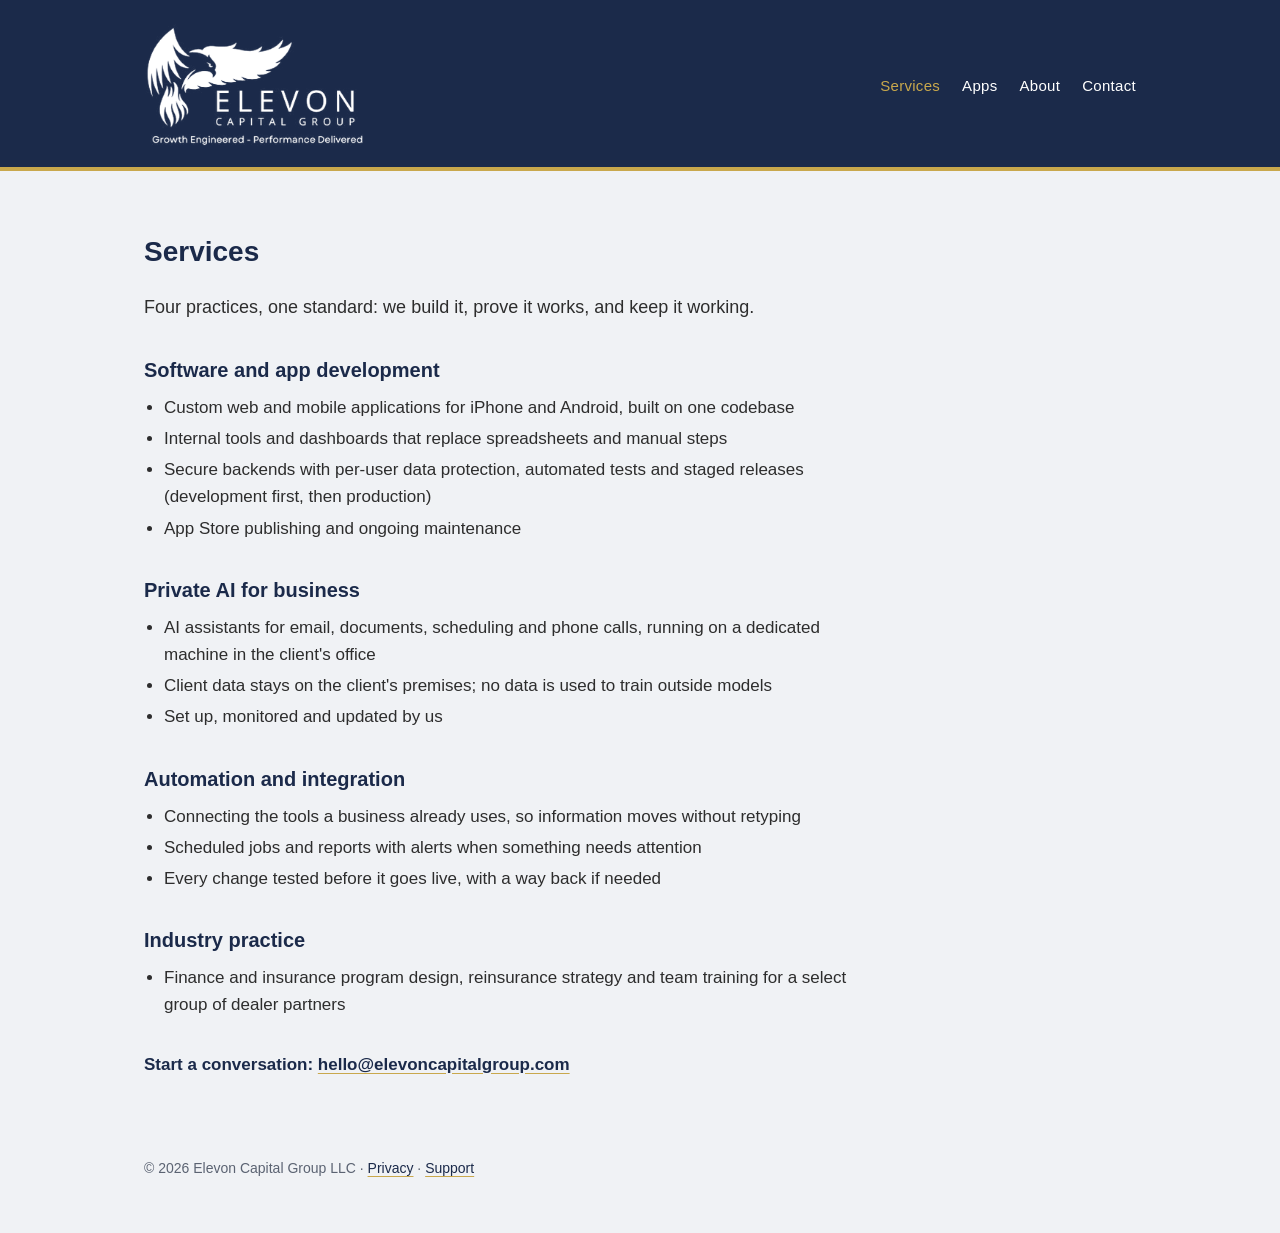
<file: services.html>
<!doctype html>
<html lang="en">
<head>
<meta charset="utf-8">
<meta name="viewport" content="width=device-width, initial-scale=1">
<title>Services | Elevon Capital Group</title>
<meta name="description" content="Software and app development, private AI for business, automation and integration, and an industry practice for dealer partners.">
<link rel="icon" type="image/png" sizes="32x32" href="/assets/icon-32.png">
<link rel="apple-touch-icon" href="/assets/icon-180.png">
<link rel="stylesheet" href="/assets/site.css">
</head>
<body>
<header class="hero hero-small"><div class="wrap topbar"><a href="/" class="logo-link"><img src="/assets/ecg-logo-white.png" width="300" height="168" alt="Elevon Capital Group home"></a><nav aria-label="Main"><a href="/services" aria-current="page">Services</a><a href="/apps">Apps</a><a href="/about">About</a><a href="/contact">Contact</a></nav></div></header>
<main class="wrap prose">
  <h1>Services</h1>
  <p class="intro">Four practices, one standard: we build it, prove it works, and keep it working.</p>
  <h2>Software and app development</h2>
  <ul>
    <li>Custom web and mobile applications for iPhone and Android, built on one codebase</li>
    <li>Internal tools and dashboards that replace spreadsheets and manual steps</li>
    <li>Secure backends with per-user data protection, automated tests and staged releases (development first, then production)</li>
    <li>App Store publishing and ongoing maintenance</li>
  </ul>
  <h2>Private AI for business</h2>
  <ul>
    <li>AI assistants for email, documents, scheduling and phone calls, running on a dedicated machine in the client's office</li>
    <li>Client data stays on the client's premises; no data is used to train outside models</li>
    <li>Set up, monitored and updated by us</li>
  </ul>
  <h2>Automation and integration</h2>
  <ul>
    <li>Connecting the tools a business already uses, so information moves without retyping</li>
    <li>Scheduled jobs and reports with alerts when something needs attention</li>
    <li>Every change tested before it goes live, with a way back if needed</li>
  </ul>
  <h2>Industry practice</h2>
  <ul>
    <li>Finance and insurance program design, reinsurance strategy and team training for a select group of dealer partners</li>
  </ul>
  <p class="cta">Start a conversation: <a href="mailto:hello@elevoncapitalgroup.com">hello@elevoncapitalgroup.com</a></p>
</main>
<footer class="wrap foot">
  <p>&copy; 2026 Elevon Capital Group LLC &middot; <a href="/privacy">Privacy</a> &middot; <a href="/apps#support">Support</a></p>
</footer>
</body>
</html>
</file>
<file: assets/site.css>
/* Elevon Capital Group brand: Deep Navy #1B2A4A, Charcoal #2D2D2D, Muted Gold #C9A84C, Light Silver #F0F2F5. System fonts only (no external requests). */
:root { --navy:#1B2A4A; --charcoal:#2D2D2D; --gold:#C9A84C; --silver:#F0F2F5; --white:#FFFFFF; }
* { box-sizing:border-box; }
html { -webkit-text-size-adjust:100%; }
body { margin:0; background:var(--silver); color:var(--charcoal);
  font:17px/1.6 -apple-system, BlinkMacSystemFont, "Segoe UI", Roboto, "Helvetica Neue", Arial, sans-serif; }
.wrap { max-width:1040px; margin:0 auto; padding:0 24px; }
.hero { background:var(--navy); border-bottom:4px solid var(--gold); padding:56px 0 48px; }
.hero-small { padding:24px 0 20px; }
.logo { margin:0; line-height:0; }
.logo img { width:min(480px, 100%); height:auto; display:block; }
.logo-link img { width:min(300px, 70%); height:auto; display:block; }
.lead { font-size:clamp(22px, 3vw, 30px); line-height:1.35; color:var(--navy); font-weight:600; margin:56px 0 32px; max-width:30ch; }
.grid { display:grid; grid-template-columns:repeat(3, 1fr); gap:20px; }
.card { background:var(--white); border-top:3px solid var(--gold); border-radius:6px; padding:24px; box-shadow:0 1px 2px rgba(27,42,74,.08); }
.card h2 { margin:0 0 8px; font-size:19px; color:var(--navy); }
.card p { margin:0 0 10px; }
a { color:var(--navy); text-decoration-color:var(--gold); text-underline-offset:3px; }
a:hover { color:#0f1a30; }
.contact { margin:48px 0 0; }
.contact h2 { font-size:19px; color:var(--navy); margin:0 0 4px; }
.foot { padding-top:48px; padding-bottom:40px; font-size:14px; color:#5b6372; }
.prose { max-width:720px; padding-top:40px; }
.prose h1 { color:var(--navy); font-size:28px; }
.muted { color:#5b6372; font-size:14px; }
@media (max-width:820px) { .grid { grid-template-columns:1fr; } .hero { padding:40px 0 32px; } .lead { margin-top:40px; } }
/* v2 (Nov 6 2026): navigation, intro text, lists, note band, contact list */
.topbar { display:flex; align-items:center; justify-content:space-between; gap:16px; flex-wrap:wrap; }
.hero .topbar:first-child { margin-bottom:28px; }
.hero-small .topbar:first-child { margin-bottom:0; }
nav a { color:var(--white); text-decoration:none; margin-left:22px; font-size:15px; letter-spacing:.02em; }
nav a:hover, nav a[aria-current="page"] { color:var(--gold); }
.intro { max-width:62ch; font-size:18px; margin:0 0 32px; }
.prose h2 { color:var(--navy); font-size:20px; margin:32px 0 8px; }
.prose ul { padding-left:20px; margin:0 0 8px; }
.prose li { margin:4px 0; }
.note { margin:40px 0 0; padding:20px 24px; background:var(--white); border-left:3px solid var(--gold); border-radius:6px; }
.note h2 { font-size:17px; color:var(--navy); margin:0 0 4px; }
.note p { margin:0; }
.cta { margin-top:32px; font-weight:600; color:var(--navy); }
.contacts dt { font-weight:600; color:var(--navy); margin-top:16px; }
.contacts dd { margin:2px 0 0; }
@media (max-width:820px) { nav a { margin:0 18px 0 0; } }
/* v2 layout fixes: inner-page logo size beside the nav; prose column aligned with header and footer */
.logo-link { flex:0 0 auto; line-height:0; }
.hero-small .logo-link img { width:min(220px, 55vw); }
.prose { max-width:1040px; }
.prose > * { max-width:720px; }
</file>
